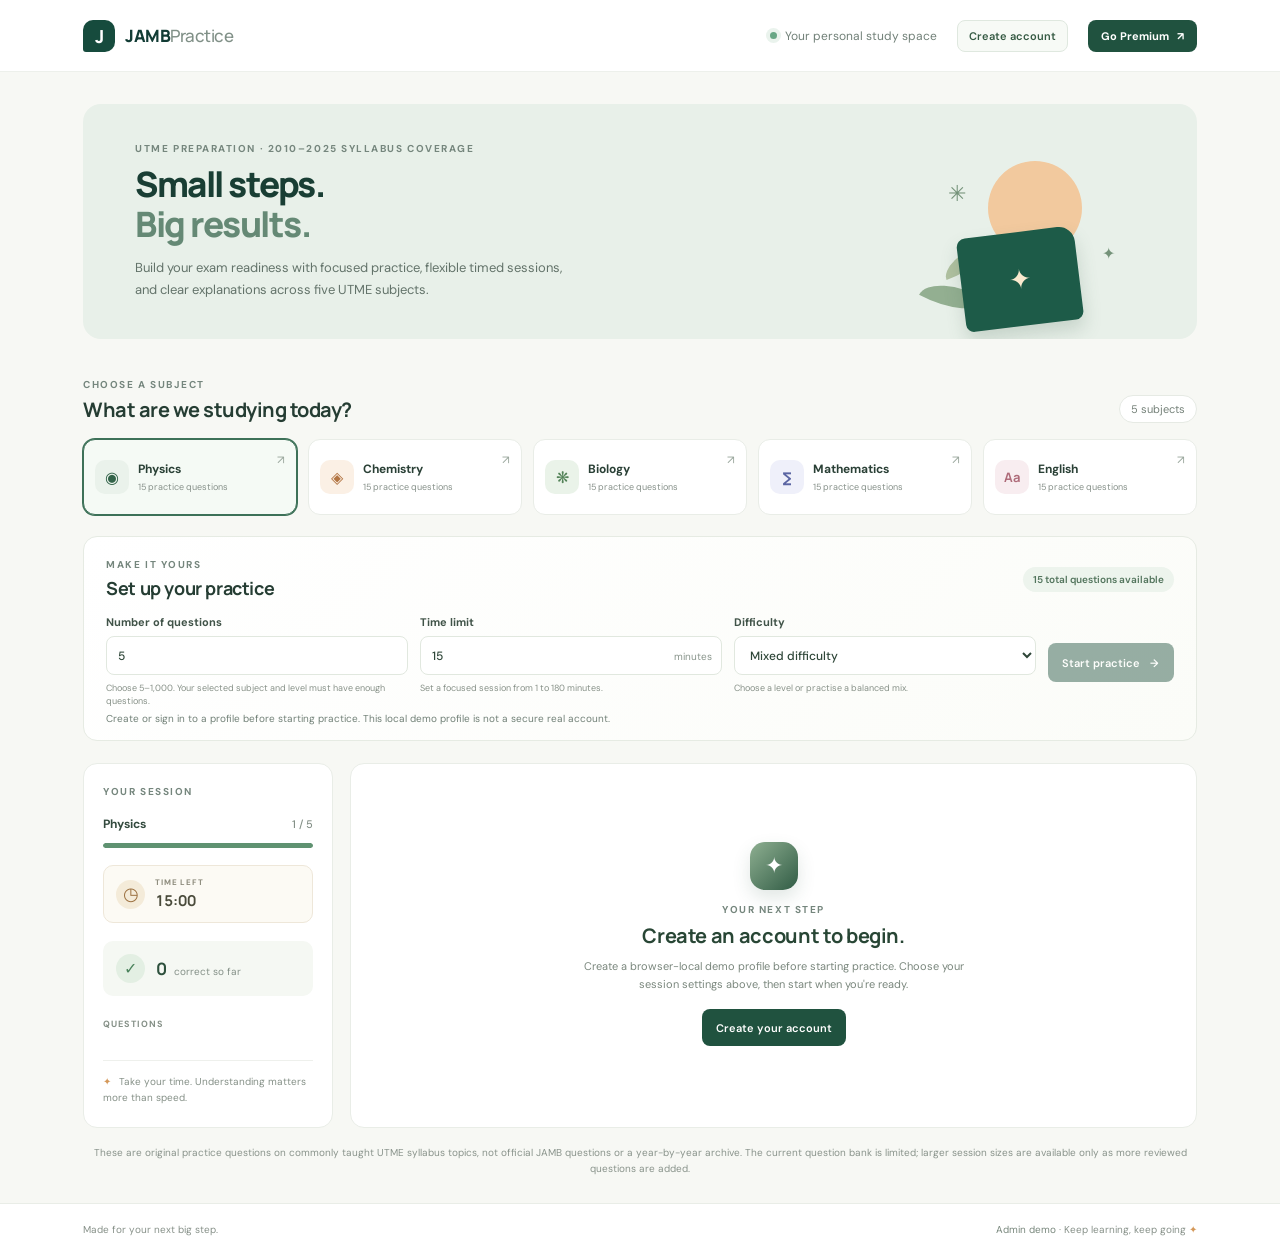
<file: index.html>
<!doctype html>
<html lang="en">
<head>
  <meta charset="utf-8">
  <meta name="viewport" content="width=device-width, initial-scale=1">
  <meta name="theme-color" content="#123c35">
  <meta name="description" content="Free JAMB-style practice questions with answers and explanations for five UTME subjects.">
  <title>JAMB Practice — Learn. Practise. Succeed.</title>
  <link rel="stylesheet" href="style.css">
  <script src="script.js" defer></script>
</head>
<body>
  <header class="topbar">
    <a class="brand" href="#" aria-label="JAMB Practice home">
      <span class="brand-mark" aria-hidden="true">J</span>
      <span>JAMB<span class="brand-light">Practice</span></span>
    </a>
    <div class="topbar-actions"><div class="topbar-note"><span class="live-dot"></span> Your personal study space</div><button class="account-button" id="account-button" type="button">Create account</button><button class="upgrade-button" id="upgrade-button" type="button">Go Premium <span aria-hidden="true">↗</span></button></div>
  </header>

  <main class="page">
    <section class="intro">
      <div class="intro-copy">
        <p class="eyebrow">UTME PREPARATION · 2010–2025 SYLLABUS COVERAGE</p>
        <h1>Small steps.<br><span>Big results.</span></h1>
        <p class="intro-text">Build your exam readiness with focused practice, flexible timed sessions, and clear explanations across five UTME subjects.</p>
      </div>
      <div class="intro-art" aria-hidden="true">
        <div class="art-sun"></div><div class="art-book">✦</div>
        <div class="art-leaf leaf-one"></div><div class="art-leaf leaf-two"></div>
        <span class="art-spark spark-one">✳</span><span class="art-spark spark-two">✦</span>
      </div>
    </section>

    <section class="subject-section" aria-labelledby="subject-heading">
      <div class="section-heading">
        <div><p class="eyebrow">CHOOSE A SUBJECT</p><h2 id="subject-heading">What are we studying today?</h2></div>
        <span class="subject-count">5 subjects</span>
      </div>
      <div class="subject-grid" id="subject-list" role="group" aria-label="Choose a subject"></div>
    </section>

    <section class="setup-card" aria-labelledby="setup-heading">
      <div class="setup-heading">
        <div><p class="eyebrow">MAKE IT YOURS</p><h2 id="setup-heading">Set up your practice</h2></div>
        <span class="bank-availability" id="bank-availability">15 questions available</span>
      </div>
      <div class="setup-controls">
        <label class="setup-field">Number of questions
          <input id="question-count" type="number" min="5" max="1000" step="1" value="5" inputmode="numeric">
          <small>Choose 5–1,000. Your selected subject and level must have enough questions.</small>
        </label>
        <label class="setup-field">Time limit
          <div class="input-suffix"><input id="time-limit" type="number" min="1" max="180" step="1" value="15" inputmode="numeric"><span>minutes</span></div>
          <small>Set a focused session from 1 to 180 minutes.</small>
        </label>
        <label class="setup-field">Difficulty
          <select id="difficulty">
            <option value="mixed">Mixed difficulty</option>
            <option value="easy">Easy</option>
            <option value="moderate">Moderate</option>
            <option value="difficult">Difficult</option>
          </select>
          <small>Choose a level or practise a balanced mix.</small>
        </label>
        <button class="button button-primary start-button" id="start-button" type="button">Start practice <span aria-hidden="true">→</span></button>
      </div>
      <p class="setup-message" id="setup-message" aria-live="polite"></p>
    </section>

    <section class="practice-layout" aria-label="Practice questions">
      <aside class="progress-card">
        <p class="eyebrow">YOUR SESSION</p>
        <div class="progress-top"><span id="session-subject">Physics</span><span id="progress-label">1 / 5</span></div>
        <div class="progress-track" role="progressbar" aria-label="Question progress" aria-valuemin="0" aria-valuemax="5" aria-valuenow="1" id="progress-bar"><span id="progress-fill"></span></div>
        <div class="timer-box"><span class="timer-icon" aria-hidden="true">◷</span><div><small>TIME LEFT</small><strong id="timer-display">15:00</strong></div></div>
        <div class="score-box"><span class="score-icon" aria-hidden="true">✓</span><div><strong id="score-value">0</strong><small>correct so far</small></div></div>
        <div class="question-nav-wrap"><p class="nav-label">QUESTIONS</p><div class="question-nav" id="question-nav" aria-label="Jump to question"></div></div>
        <p class="session-tip"><span aria-hidden="true">✦</span> Take your time. Understanding matters more than speed.</p>
      </aside>

      <article class="question-card" id="question-card">
        <section class="practice-gate" id="practice-gate">
          <span class="results-icon" aria-hidden="true">✦</span>
          <p class="eyebrow">YOUR NEXT STEP</p>
          <h2 id="practice-gate-heading">Create an account to begin.</h2>
          <p id="practice-gate-message">Create a browser-local demo profile before starting practice. Choose your session settings above, then start when you're ready.</p>
          <button class="button button-primary" id="gate-account-button" type="button">Create your account</button>
        </section>
        <div id="question-content">
          <div class="question-meta"><span class="topic-pill" id="topic-label">Mechanics</span><span class="question-number" id="question-number">QUESTION 01</span></div>
          <h2 id="question-text"></h2>
          <div class="passage" id="passage" hidden></div>
          <fieldset class="answer-options" id="answer-options">
            <legend class="sr-only">Choose your answer</legend>
          </fieldset>
          <div class="feedback" id="feedback" aria-live="polite" hidden></div>
          <div class="question-actions">
            <button class="button button-quiet" id="back-button" type="button">← Previous</button>
            <button class="button button-primary" id="check-button" type="button">Check answer <span aria-hidden="true">→</span></button>
            <button class="button button-primary" id="next-button" type="button" hidden>Next question <span aria-hidden="true">→</span></button>
            <button class="button button-quiet finish-button" id="finish-button" type="button">Finish session</button>
          </div>
        </div>
        <section class="results-panel" id="results-panel" hidden aria-live="polite">
          <span class="results-icon" aria-hidden="true">✦</span>
          <p class="eyebrow">SESSION COMPLETE</p>
          <h2 id="results-heading">Nice work.</h2>
          <p id="results-summary"></p>
          <button class="button button-primary" type="button" id="results-setup-button">Set up another session</button>
        </section>
      </article>
    </section>
    <p class="disclaimer">These are original practice questions on commonly taught UTME syllabus topics, not official JAMB questions or a year-by-year archive. The current question bank is limited; larger session sizes are available only as more reviewed questions are added.</p>
  </main>
  <footer><span>Made for your next big step.</span><span><a class="admin-demo-link" href="admin.html">Admin demo</a> · Keep learning, keep going <span class="footer-star">✦</span></span></footer>
  <dialog class="account-dialog" id="account-dialog" aria-labelledby="account-title">
    <form method="dialog" class="account-close-form"><button class="dialog-close" aria-label="Close account window">×</button></form>
    <div class="premium-badge">YOUR STUDY PROFILE</div>
    <h2 id="account-title">Create your account</h2>
    <p class="account-intro">Choose a username to identify your study profile. If you paid for Premium, enter the PalmPay transfer reference so it can be matched during manual review.</p>
    <div class="account-warning"><strong>Prototype notice</strong><span>Accounts are stored only in this browser. This static demo is not secure for real passwords or payment records. Do not reuse a password or enter sensitive financial information.</span></div>
    <div class="account-tabs" role="tablist" aria-label="Account options">
      <button class="account-tab is-active" id="account-mode-signup" type="button" role="tab" aria-selected="true">Create account</button>
      <button class="account-tab" id="account-mode-signin" type="button" role="tab" aria-selected="false">Sign in</button>
    </div>
    <form id="account-form" class="account-form">
      <label class="setup-field">Username<input id="account-username" name="username" minlength="3" maxlength="24" autocomplete="username" required pattern="[A-Za-z0-9_-]+" title="Use 3–24 letters, numbers, underscores or hyphens."><small>3–24 letters, numbers, underscores or hyphens.</small></label>
      <label class="setup-field">Password<input id="account-password" name="password" type="password" minlength="10" maxlength="128" autocomplete="new-password" required><small>Use at least 10 characters. Never reuse an important password here.</small></label>
      <label class="setup-field">Confirm password<input id="account-password-confirm" name="confirmPassword" type="password" minlength="10" maxlength="128" autocomplete="new-password" required></label>
      <label class="setup-field">PalmPay payment reference <span class="optional-label">Optional</span><input id="payment-reference" name="paymentReference" maxlength="80" autocomplete="off"><small>Only enter the transfer reference, not your PIN, password, OTP, or account number.</small></label>
      <button class="button button-primary account-submit" type="submit">Create profile</button>
      <p class="account-message" id="account-message" aria-live="polite"></p>
    </form>
    <form id="signin-form" class="account-form" hidden>
      <label class="setup-field">Username<input id="signin-username" name="username" maxlength="24" autocomplete="username" required></label>
      <label class="setup-field">Password<input id="signin-password" name="password" type="password" maxlength="128" autocomplete="current-password" required></label>
      <button class="button button-primary account-submit" type="submit">Sign in</button>
      <p class="account-message" id="signin-message" aria-live="polite"></p>
    </form>
    <section class="account-status" id="account-status" hidden>
      <div class="status-chip" id="account-status-chip">Signed in</div>
      <p id="account-status-text"></p>
      <button class="button button-quiet" id="account-signout" type="button">Sign out</button>
    </section>
  </dialog>
  <dialog class="premium-dialog" id="premium-dialog" aria-labelledby="premium-title">
    <form method="dialog"><button class="dialog-close" aria-label="Close premium details">×</button></form>
    <div class="premium-badge">✦ YOUR NEXT-LEVEL STUDY PLAN</div>
    <h2 id="premium-title">A calmer, more focused way to prepare.</h2>
    <p class="premium-description">Premium membership is <strong>₦1,000 per month.</strong> Designed to make every study session count.</p>
    <ul class="premium-benefits">
      <li><span>✓</span><div><strong>Focused practice sessions</strong><small>Choose a subject, difficulty, question count, and time.</small></div></li>
      <li><span>✓</span><div><strong>Learn from every answer</strong><small>Review explanations and keep track of your score.</small></div></li>
      <li><span>✓</span><div><strong>Built for steady progress</strong><small>Study at your pace with a clean, distraction-free experience.</small></div></li>
    </ul>
    <div class="payment-card">
      <p class="payment-label">PAYMENT DETAILS</p>
      <div class="payment-row"><span>Bank / wallet</span><strong>PalmPay</strong></div>
      <div class="payment-row"><span>Account number</span><strong class="account-number">7035416258</strong></div>
      <div class="payment-row"><span>Account name</span><strong>Adenike Orebanjo</strong></div>
      <div class="payment-row payment-amount"><span>Amount</span><strong>₦1,000 / month</strong></div>
    </div>
    <p class="payment-notice">Transfer ₦1,000 to the PalmPay account above, then contact the site owner with your payment reference and the email or username you use on this site. Access is activated only after the owner manually verifies the transfer. Never share your PIN, password, or one-time code, and do not pay unless the recipient name matches.</p>
    <p class="security-note">Secure paid access requires a server-side payment provider and account verification. This demonstration page does not process payments or protect premium content.</p>
    <form method="dialog"><button class="button button-primary dialog-done">Got it</button></form>
  </dialog>
  <div class="dialog-backdrop" id="dialog-backdrop" hidden></div>
  <script src="account-store.js"></script>
</body>
</html>
</file>
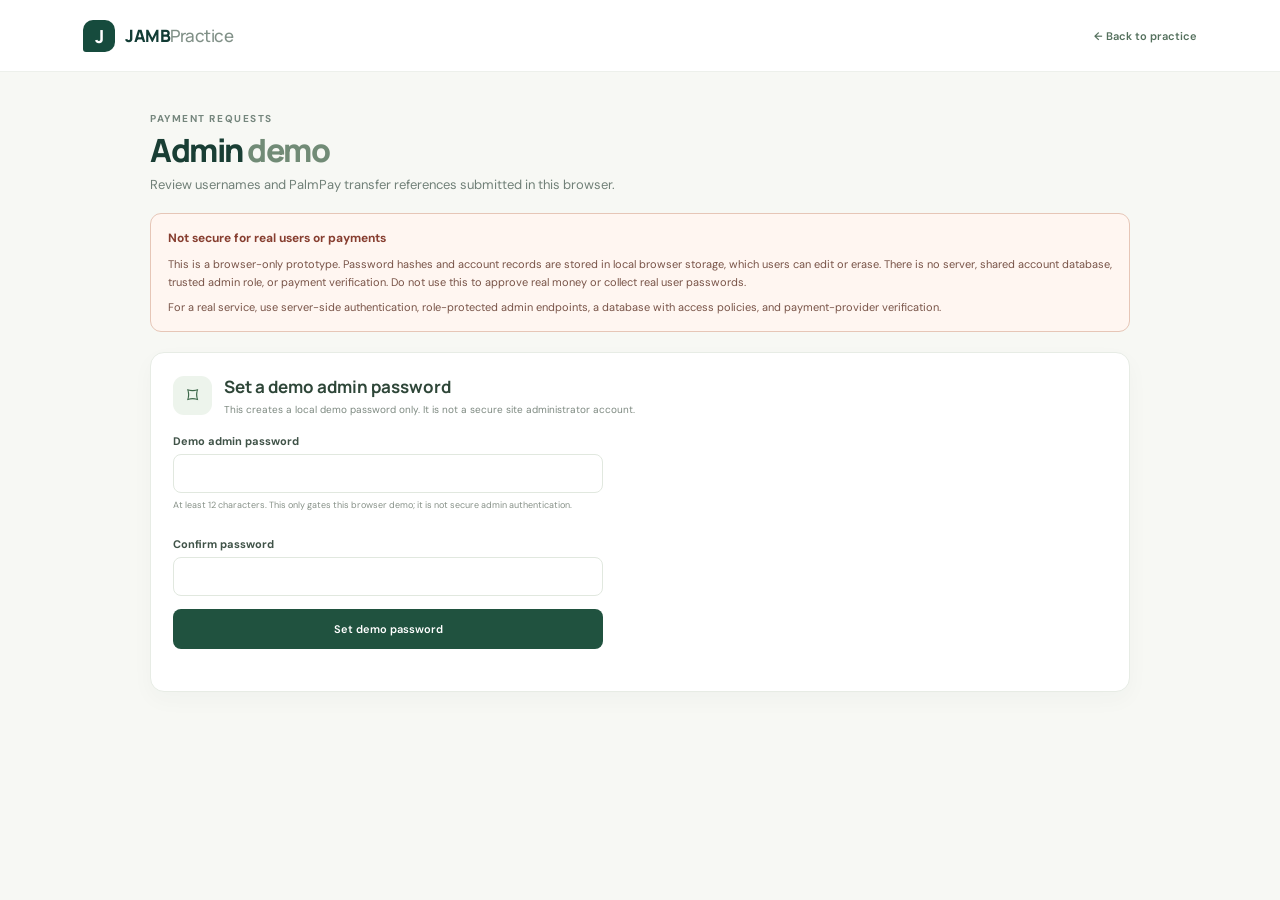
<file: admin.html>
<!doctype html>
<html lang="en">
<head>
  <meta charset="utf-8">
  <meta name="viewport" content="width=device-width, initial-scale=1">
  <meta name="theme-color" content="#123c35">
  <meta name="description" content="Local demonstration admin page for reviewing JAMB Practice payment requests.">
  <title>Admin demo — JAMB Practice</title>
  <link rel="stylesheet" href="style.css">
  <script src="account-store.js"></script>
  <script src="admin.js" defer></script>
</head>
<body class="admin-page">
  <header class="topbar">
    <a class="brand" href="index.html" aria-label="JAMB Practice home">
      <span class="brand-mark" aria-hidden="true">J</span>
      <span>JAMB<span class="brand-light">Practice</span></span>
    </a>
    <a class="admin-home-link" href="index.html">← Back to practice</a>
  </header>
  <main class="admin-shell">
    <section class="admin-intro">
      <p class="eyebrow">PAYMENT REQUESTS</p>
      <h1>Admin <span>demo</span></h1>
      <p>Review usernames and PalmPay transfer references submitted in this browser.</p>
    </section>

    <aside class="admin-security-warning" role="alert">
      <strong>Not secure for real users or payments</strong>
      <p>This is a browser-only prototype. Password hashes and account records are stored in local browser storage, which users can edit or erase. There is no server, shared account database, trusted admin role, or payment verification. Do not use this to approve real money or collect real user passwords.</p>
      <p>For a real service, use server-side authentication, role-protected admin endpoints, a database with access policies, and payment-provider verification.</p>
    </aside>

    <section class="admin-auth-card" id="admin-auth-card">
      <div class="admin-auth-heading">
        <span class="admin-lock" aria-hidden="true">⌑</span>
        <div><h2 id="admin-auth-title">Set a demo admin password</h2><p id="admin-auth-help"></p></div>
      </div>
      <form class="account-form" id="admin-setup-form">
        <label class="setup-field">Demo admin password<input id="admin-password" type="password" minlength="12" maxlength="128" autocomplete="new-password" required><small>At least 12 characters. This only gates this browser demo; it is not secure admin authentication.</small></label>
        <label class="setup-field">Confirm password<input id="admin-password-confirm" type="password" minlength="12" maxlength="128" autocomplete="new-password" required></label>
        <button class="button button-primary account-submit" type="submit">Set demo password</button>
        <p class="account-message" id="admin-setup-message" aria-live="polite"></p>
      </form>
      <form class="account-form" id="admin-login-form" hidden>
        <label class="setup-field">Demo admin password<input id="admin-login-password" type="password" maxlength="128" autocomplete="current-password" required></label>
        <button class="button button-primary account-submit" type="submit">Unlock demo page</button>
        <p class="account-message" id="admin-login-message" aria-live="polite"></p>
      </form>
    </section>

    <section class="admin-dashboard" id="admin-dashboard" hidden>
      <div class="admin-dashboard-heading">
        <div><p class="eyebrow">LOCAL BROWSER DATA ONLY</p><h2>Signup & payment references</h2></div>
        <button class="button button-quiet" id="admin-lock-button" type="button">Lock page</button>
      </div>
      <div class="admin-stats">
        <div><strong id="admin-total">0</strong><span>profiles</span></div>
        <div><strong id="admin-pending">0</strong><span>awaiting review</span></div>
        <div><strong id="admin-approved">0</strong><span>approved (demo only)</span></div>
      </div>
      <div class="admin-table-wrap">
        <table class="admin-table">
          <thead><tr><th>Username</th><th>Payment reference</th><th>Submitted</th><th>Status</th><th>Review actions</th></tr></thead>
          <tbody id="admin-users"></tbody>
        </table>
      </div>
      <p class="admin-empty" id="admin-empty" hidden>No local demo profiles yet. Sign up in this browser to see a sample review request.</p>
    </section>
  </main>
</body>
</html>
</file>
<file: style.css>
@import url("https://fonts.googleapis.com/css2?family=DM+Sans:wght@400;500;600;700&family=Manrope:wght@400;500;600;700;800&display=swap");

:root {
  font-family: "DM Sans", sans-serif;
  color: #20342e;
  background: #f7f8f4;
  font-synthesis: none;
  text-rendering: optimizeLegibility;
  --green: #164b3d;
  --green-dark: #123c35;
  --muted: #78847e;
}

* { box-sizing: border-box; }
body { margin: 0; min-width: 320px; background: #f7f8f4; }
button { font: inherit; }
.topbar { height: 72px; padding: 0 max(6.5%, calc((100% - 1120px) / 2)); display: flex; align-items: center; justify-content: space-between; background: #fff; border-bottom: 1px solid #edf0eb; }
.brand { display: flex; align-items: center; gap: 10px; text-decoration: none; color: var(--green-dark); font-family: Manrope, sans-serif; font-size: 17px; font-weight: 800; letter-spacing: -.5px; }
.brand-mark { display: grid; width: 32px; height: 32px; place-items: center; border-radius: 10px 10px 10px 3px; background: var(--green); color: #fff; font-size: 18px; }
.brand-light { color: #809087; font-weight: 500; }
.topbar-actions { display: flex; align-items: center; gap: 20px; }
.topbar-note { display: flex; align-items: center; gap: 8px; color: #718078; font-size: 12px; }
.live-dot { height: 7px; width: 7px; border-radius: 50%; background: #68a785; box-shadow: 0 0 0 4px #eaf3ed; }
.upgrade-button { padding: 9px 13px; border: 0; border-radius: 8px; color: #fff; background: #20523f; font-size: 11px; font-weight: 700; cursor: pointer; }
.upgrade-button:hover { background: #153f31; }.upgrade-button span { margin-left: 5px; }
.page { width: min(1120px, 87%); margin: 0 auto; }
.intro { min-height: 235px; margin: 32px 0 39px; padding: 34px 52px; border-radius: 18px; display: flex; align-items: center; justify-content: space-between; overflow: hidden; position: relative; background: #e8f0e9; }
.intro-copy { max-width: 510px; position: relative; z-index: 1; }
.eyebrow { margin: 0 0 10px; color: #75867d; font-size: 10px; font-weight: 700; letter-spacing: 1.55px; }
h1, h2, p { margin-top: 0; }
h1 { margin-bottom: 12px; font: 800 35px/1.14 Manrope, sans-serif; letter-spacing: -1.5px; color: #193e34; }
h1 span { color: #658975; }
.intro-text { max-width: 445px; margin-bottom: 0; color: #63736a; font-size: 13px; line-height: 1.7; }
.intro-art { width: 205px; height: 185px; position: absolute; right: 7%; bottom: -7px; }
.art-sun { position: absolute; top: 0; right: 37px; width: 94px; height: 94px; border-radius: 50%; background: #f2c99e; }
.art-book { position: absolute; z-index: 2; right: 40px; bottom: 20px; width: 118px; height: 94px; display: grid; place-items: center; color: #fae9ce; border-radius: 9px 16px 8px 8px; background: #1d5b48; box-shadow: 0 10px 18px #496b5735; font-size: 27px; transform: rotate(-7deg); }
.art-leaf { position: absolute; z-index: 1; width: 62px; height: 28px; border-radius: 100% 0 100% 0; background: #93af91; }
.leaf-one { left: 8px; bottom: 35px; transform: rotate(28deg); }.leaf-two { left: 21px; bottom: 71px; transform: rotate(-20deg) scale(.8); background: #b0c1a0; }
.art-spark { position: absolute; color: #749279; }.spark-one { left: 34px; top: 18px; font-size: 22px; }.spark-two { right: 4px; top: 82px; font-size: 16px; }
.section-heading { display: flex; align-items: end; justify-content: space-between; margin-bottom: 16px; }
.section-heading .eyebrow { margin-bottom: 5px; }
.section-heading h2 { margin: 0; font: 700 20px Manrope, sans-serif; letter-spacing: -.5px; color: #253d33; }
.subject-count { padding: 6px 11px; border: 1px solid #e6eae4; border-radius: 20px; color: #748078; font-size: 11px; background: #fff; }
.subject-grid { display: grid; grid-template-columns: repeat(5, 1fr); gap: 11px; }
.subject-card { min-width: 0; height: 76px; padding: 12px 11px; display: flex; align-items: center; gap: 9px; text-align: left; border: 1px solid #e9ede7; border-radius: 12px; color: #2a4036; background: #fff; cursor: pointer; transition: .18s ease; }
.subject-card:hover { border-color: #b9cbbd; transform: translateY(-2px); }.subject-card.is-active { border-color: #3d7158; box-shadow: 0 0 0 1px #3d7158; background: #f5faf5; }
.subject-icon { flex: 0 0 34px; height: 34px; display: grid; place-items: center; border-radius: 10px; color: #326349; background: #eaf2eb; font: 700 16px Manrope, sans-serif; }
.icon-chemistry { color: #b27442; background: #fbf0e5; }.icon-biology { color: #538358; background: #eaf3e9; }.icon-mathematics { color: #5b65a3; background: #eff0fa; font-size: 18px; }.icon-english { color: #ae6b79; background: #f8edf0; font-size: 13px; }
.subject-info { min-width: 0; display: flex; flex-direction: column; gap: 4px; }.subject-info strong { overflow: hidden; text-overflow: ellipsis; font-size: 12px; font-weight: 700; white-space: nowrap; }.subject-info small { color: #87918a; font-size: 9px; white-space: nowrap; }.subject-arrow { margin-left: auto; align-self: flex-start; color: #9aa79d; font-size: 12px; }
.practice-layout { display: grid; grid-template-columns: 250px minmax(0, 1fr); gap: 17px; margin-top: 22px; }
.progress-card, .question-card { border: 1px solid #e9ede7; border-radius: 14px; background: #fff; }
.progress-card { padding: 21px 19px 16px; }.progress-card .eyebrow { margin-bottom: 18px; }
.progress-top { display: flex; align-items: center; justify-content: space-between; color: #334a3e; font-size: 12px; font-weight: 700; }#progress-label { color: #849087; font-size: 11px; font-weight: 500; }
.progress-track { height: 5px; margin-top: 11px; overflow: hidden; border-radius: 6px; background: #edf1ec; }#progress-fill { display: block; height: 100%; border-radius: inherit; background: #5f9271; transition: width .25s ease; }
.score-box { margin-top: 18px; padding: 13px; display: flex; align-items: center; gap: 11px; border-radius: 10px; background: #f5f8f3; }.score-icon { width: 29px; height: 29px; display: grid; place-items: center; border-radius: 50%; color: #4a825b; background: #e3efe3; font-weight: 700; }.score-box div { display: flex; align-items: baseline; gap: 7px; }.score-box strong { font: 700 17px Manrope, sans-serif; color: #2d503c; }.score-box small { color: #849087; font-size: 10px; }
.question-nav-wrap { margin-top: 22px; }.nav-label { margin-bottom: 9px; color: #859087; font-size: 9px; font-weight: 700; letter-spacing: 1px; }.question-nav { display: flex; flex-wrap: wrap; gap: 7px; }.nav-item { width: 34px; height: 32px; border: 1px solid #e8ece6; border-radius: 7px; color: #7a867d; background: white; font-size: 10px; cursor: pointer; }.nav-item.is-current { border-color: #275b46; color: white; background: #275b46; }.nav-item.is-answered:not(.is-current) { border-color: #c5dbca; color: #417050; background: #f1f7f1; }
.session-tip { margin: 21px 0 0; padding-top: 13px; border-top: 1px solid #eef0ec; color: #859087; font-size: 10px; line-height: 1.6; }.session-tip span { margin-right: 5px; color: #d49859; }
.question-card { min-height: 365px; padding: 25px 29px 20px; }.question-meta { display: flex; align-items: center; justify-content: space-between; }.topic-pill { padding: 5px 9px; border-radius: 20px; color: #557760; background: #edf4ed; font-size: 10px; font-weight: 600; }.question-number { color: #9aa39c; font-size: 9px; font-weight: 700; letter-spacing: 1px; }
.question-card h2 { max-width: 650px; margin: 18px 0; color: #263d32; font: 700 18px/1.5 Manrope, sans-serif; letter-spacing: -.35px; }.passage { margin: -4px 0 16px; padding: 12px 14px; border-left: 3px solid #8eaf91; border-radius: 0 8px 8px 0; color: #65756a; background: #f6f8f4; font-size: 12px; line-height: 1.7; }
.answer-options { min-width: 0; margin: 0; padding: 0; border: 0; display: grid; gap: 8px; }.option { min-height: 42px; padding: 7px 11px; display: flex; align-items: center; gap: 10px; border: 1px solid #e9ede7; border-radius: 9px; color: #56665c; background: #fff; font-size: 12px; cursor: pointer; transition: .15s ease; }.option:hover { border-color: #a9c1ae; background: #fbfdfb; }.option input { position: absolute; opacity: 0; pointer-events: none; }.option-letter { flex: 0 0 24px; height: 24px; display: grid; place-items: center; border-radius: 7px; color: #78857c; background: #f2f4f1; font-size: 10px; font-weight: 700; }.option-text { flex: 1; line-height: 1.45; }.option.is-selected { border-color: #71977a; background: #f6faf5; }.option.is-selected .option-letter { color: #fff; background: #598064; }.option.is-correct { border-color: #a7cfaa; background: #f2f9f1; }.option.is-correct .option-letter, .option-mark { color: #fff; background: #5b9865; }.option-mark { width: 21px; height: 21px; display: grid; place-items: center; border-radius: 50%; font-size: 11px; }.option.is-wrong { border-color: #e3b2a7; background: #fff8f6; }.option.is-wrong .option-letter { color: white; background: #c77b69; }.option input:focus-visible + .option-letter { outline: 2px solid #315e49; outline-offset: 2px; }
.feedback { margin-top: 14px; padding: 11px 13px; display: flex; flex-direction: column; gap: 4px; border-radius: 9px; font-size: 11px; line-height: 1.5; }.feedback strong { font-size: 11px; }.feedback-correct { color: #426d4d; background: #f0f7ef; }.feedback-incorrect { color: #875b4e; background: #fcf3ef; }.feedback-prompt { color: #806541; background: #fbf6e9; }
.question-actions { margin-top: 18px; padding-top: 13px; display: flex; justify-content: space-between; border-top: 1px solid #eef0ec; }.button { min-height: 37px; padding: 0 14px; border: 0; border-radius: 8px; font-size: 11px; font-weight: 600; cursor: pointer; }.button:disabled { opacity: .42; cursor: not-allowed; }.button-quiet { color: #728078; background: transparent; }.button-quiet:not(:disabled):hover { background: #f3f5f1; }.button-primary { color: #fff; background: #20523f; }.button-primary:hover { background: #153f31; }.button-primary span { margin-left: 7px; }
.disclaimer { margin: 17px 0 26px; color: #89938b; font-size: 10px; line-height: 1.6; text-align: center; }
footer { min-height: 52px; padding: 0 max(6.5%, calc((100% - 1120px) / 2)); display: flex; align-items: center; justify-content: space-between; border-top: 1px solid #e9ede7; color: #879189; background: #fff; font-size: 10px; }.footer-star { color: #d49859; }
.premium-dialog { width: min(430px, calc(100% - 30px)); padding: 28px; border: 1px solid #e5ebe3; border-radius: 16px; color: #263d32; box-shadow: 0 24px 70px #1c352c30; }.premium-dialog::backdrop { background: #12251dcc; }.premium-dialog form:first-child { position: absolute; top: 13px; right: 14px; }.dialog-close { width: 30px; height: 30px; border: 0; border-radius: 50%; color: #6b796f; background: #f1f4ef; font-size: 21px; cursor: pointer; }.premium-badge { margin: 0 0 10px; color: #64826b; font-size: 9px; font-weight: 700; letter-spacing: 1.2px; }.premium-dialog h2 { margin: 0 25px 9px 0; font: 700 21px/1.35 Manrope, sans-serif; letter-spacing: -.5px; }.premium-description { margin-bottom: 17px; color: #6f7e73; font-size: 12px; line-height: 1.6; }.premium-description strong { color: #315d43; }.payment-card { padding: 15px; border: 1px solid #e7ece5; border-radius: 11px; background: #fafbf8; }.payment-label { margin-bottom: 10px; color: #879188; font-size: 9px; font-weight: 700; letter-spacing: 1px; }.payment-row { min-height: 31px; display: flex; justify-content: space-between; align-items: center; gap: 12px; border-top: 1px solid #edf0eb; color: #78847c; font-size: 11px; }.payment-row strong { color: #2d4336; text-align: right; }.payment-row .account-number { font-size: 14px; letter-spacing: .5px; }.payment-amount strong { color: #315d43; }.payment-notice { margin: 13px 0; color: #7b776c; font-size: 10px; line-height: 1.65; }.dialog-done { width: 100%; }.premium-dialog form:last-child { margin: 0; }.dialog-backdrop[hidden] { display: none; }
.sr-only { position: absolute; width: 1px; height: 1px; padding: 0; margin: -1px; overflow: hidden; clip: rect(0,0,0,0); white-space: nowrap; border: 0; }

@media (max-width: 850px) { .page { width: min(94%, 680px); }.subject-grid { grid-template-columns: repeat(3, 1fr); }.practice-layout { grid-template-columns: 200px minmax(0, 1fr); gap: 12px; }.intro { padding-left: 34px; } }
@media (max-width: 600px) {
  .topbar { height: 60px; padding: 0 5%; }.topbar-actions { gap: 10px; }.topbar-note { font-size: 0; }.live-dot { font-size: initial; }.upgrade-button { padding: 8px 9px; font-size: 10px; }
  .page { width: 92%; }.intro { min-height: 214px; margin: 20px 0 28px; padding: 25px 22px; }h1 { font-size: 30px; }.intro-text { max-width: 300px; font-size: 12px; }.intro-art { right: -54px; opacity: .42; }
  .section-heading h2 { max-width: 230px; font-size: 17px; line-height: 1.4; }.subject-grid { grid-template-columns: repeat(2, minmax(0, 1fr)); gap: 8px; }.subject-card { height: 68px; padding: 8px; gap: 7px; }.subject-icon { flex-basis: 30px; height: 30px; }.subject-info strong { font-size: 11px; }.subject-info small { font-size: 8px; }
  .practice-layout { grid-template-columns: 1fr; margin-top: 14px; }.progress-card { padding: 13px 15px; }.progress-card .eyebrow { margin-bottom: 10px; }.score-box { position: absolute; right: 8%; margin-top: -34px; padding: 4px 8px; background: transparent; }.score-icon { width: 23px; height: 23px; }.score-box div { gap: 4px; }.score-box strong { font-size: 14px; }.score-box small { font-size: 9px; }.question-nav-wrap, .session-tip { display: none; }
  .question-card { min-height: 0; padding: 20px 17px 14px; }.question-card h2 { font-size: 16px; }.option { font-size: 11px; }footer { padding: 0 5%; font-size: 9px; }
}

.setup-card { margin-top: 21px; padding: 21px 22px 14px; border: 1px solid #e6ebe3; border-radius: 14px; background: linear-gradient(135deg, #fff 0%, #fbfcf8 100%); }
.setup-heading { display: flex; align-items: center; justify-content: space-between; gap: 12px; margin-bottom: 15px; }
.setup-heading .eyebrow { margin-bottom: 5px; }
.setup-heading h2 { margin: 0; color: #253d33; font: 700 18px Manrope, sans-serif; letter-spacing: -.4px; }
.bank-availability { padding: 6px 10px; border-radius: 20px; color: #52745c; background: #edf4ed; font-size: 10px; font-weight: 600; white-space: nowrap; }
.setup-controls { display: grid; grid-template-columns: repeat(3, minmax(0, 1fr)) auto; align-items: end; gap: 12px; }
.setup-field { min-width: 0; display: flex; flex-direction: column; gap: 7px; color: #405348; font-size: 11px; font-weight: 700; }
.setup-field input, .setup-field select { width: 100%; height: 39px; padding: 0 11px; border: 1px solid #e1e8df; border-radius: 8px; outline: none; color: #2e4638; background: #fff; font: 500 12px "DM Sans", sans-serif; }
.setup-field input:focus, .setup-field select:focus { border-color: #709478; box-shadow: 0 0 0 3px #70947820; }
.setup-field small { min-height: 26px; color: #879188; font-size: 9px; font-weight: 400; line-height: 1.45; }
.input-suffix { position: relative; }
.input-suffix input { padding-right: 61px; }
.input-suffix span { position: absolute; top: 50%; right: 10px; color: #88948b; font-size: 10px; font-weight: 400; transform: translateY(-50%); }
.start-button { min-width: 126px; height: 39px; margin-bottom: 26px; white-space: nowrap; }
.setup-message { min-height: 14px; margin: 3px 0 0; color: #718077; font-size: 10px; line-height: 1.5; }
.start-button:disabled { opacity: .46; cursor: not-allowed; }
.timer-box { margin-top: 17px; padding: 11px 12px; display: flex; align-items: center; gap: 10px; border: 1px solid #eee7d9; border-radius: 10px; background: #fcfaf4; }
.timer-icon { width: 29px; height: 29px; display: grid; place-items: center; border-radius: 50%; color: #9c7141; background: #f4ebd9; font-size: 18px; }
.timer-box div { display: flex; flex-direction: column; gap: 3px; }
.timer-box small { color: #8c8a7b; font-size: 8px; font-weight: 700; letter-spacing: .8px; }
.timer-box strong { color: #4a4b3b; font: 700 15px Manrope, sans-serif; font-variant-numeric: tabular-nums; }
.timer-box strong.time-low { color: #b94a3f; }
.question-actions { flex-wrap: wrap; align-items: center; gap: 8px; }
.finish-button { margin-left: auto; }
.results-panel { min-height: 290px; padding: 30px 15px; display: flex; flex-direction: column; align-items: center; justify-content: center; text-align: center; }
.results-panel[hidden] { display: none; }
.results-icon { width: 48px; height: 48px; margin-bottom: 15px; display: grid; place-items: center; border-radius: 15px; color: #fff; background: linear-gradient(135deg, #8eaf91, #315c45); font-size: 22px; box-shadow: 0 8px 18px #315c4525; }
.results-panel .eyebrow { margin-bottom: 7px; }
.results-panel h2 { margin-bottom: 8px; color: #264537; font: 700 24px Manrope, sans-serif; }
.results-panel > p:not(.eyebrow) { max-width: 390px; margin-bottom: 19px; color: #78857c; font-size: 12px; line-height: 1.65; }
.premium-benefits { margin: 0 0 17px; padding: 13px; display: grid; gap: 12px; border: 1px solid #e8eee5; border-radius: 11px; background: #f9fbf7; list-style: none; }
.premium-benefits li { display: flex; align-items: flex-start; gap: 10px; }
.premium-benefits li > span { flex: 0 0 20px; width: 20px; height: 20px; display: grid; place-items: center; border-radius: 50%; color: #477a53; background: #e7f1e5; font-size: 11px; font-weight: 700; }
.premium-benefits li div { display: flex; flex-direction: column; gap: 3px; }
.premium-benefits strong { color: #354c3c; font-size: 11px; }
.premium-benefits small { color: #829087; font-size: 9px; line-height: 1.45; }
.security-note { margin: 9px 0 0; padding-top: 9px; border-top: 1px solid #edf0eb; color: #8a8b7d; font-size: 9px; line-height: 1.55; }

@media (max-width: 850px) {
  .setup-controls { grid-template-columns: repeat(2, minmax(0, 1fr)); }
  .start-button { margin-bottom: 26px; }
}
@media (max-width: 600px) {
  .setup-card { margin-top: 14px; padding: 17px 14px 11px; }
  .setup-heading { align-items: flex-start; }
  .setup-heading h2 { font-size: 16px; }
  .bank-availability { font-size: 9px; }
  .setup-controls { grid-template-columns: 1fr 1fr; gap: 9px; }
  .setup-field:last-of-type { grid-column: 1 / -1; }
  .start-button { grid-column: 1 / -1; width: 100%; margin: 0; }
  .setup-field small { min-height: 24px; }
  .progress-card { display: grid; grid-template-columns: minmax(0, 1fr) minmax(0, 1fr); align-items: center; column-gap: 10px; }
  .progress-card > .eyebrow, .progress-top, .progress-track { grid-column: 1 / -1; }
  .timer-box { margin-top: 10px; }
  .score-box { position: static; justify-self: stretch; margin-top: 10px; padding: 8px; background: #f5f8f3; }
  .question-actions { justify-content: flex-start; }
  .finish-button { margin-left: auto; }
}

.account-button { padding: 8px 11px; border: 1px solid #dfe8df; border-radius: 8px; color: #355a43; background: #f7faf6; font-size: 11px; font-weight: 600; cursor: pointer; }
.account-button:hover { border-color: #9db8a0; background: #eff6ef; }
.account-dialog { width: min(460px, calc(100% - 28px)); max-height: min(90vh, 760px); overflow-y: auto; padding: 28px; border: 1px solid #e5ebe3; border-radius: 16px; color: #263d32; box-shadow: 0 24px 70px #1c352c30; }
.account-dialog::backdrop { background: #12251dcc; }
.account-close-form { position: absolute; top: 13px; right: 14px; }
.account-dialog h2 { margin: 0 30px 9px 0; color: #263d32; font: 700 21px/1.35 Manrope, sans-serif; letter-spacing: -.5px; }
.account-intro { margin-bottom: 14px; color: #6f7e73; font-size: 11px; line-height: 1.65; }
.account-warning { margin-bottom: 15px; padding: 11px 12px; display: flex; flex-direction: column; gap: 4px; border: 1px solid #eadfc8; border-radius: 9px; color: #766344; background: #fcf8ef; font-size: 10px; line-height: 1.55; }
.account-warning strong { color: #6e5126; font-size: 10px; }
.account-tabs { margin: 0 0 15px; padding: 3px; display: grid; grid-template-columns: 1fr 1fr; border-radius: 9px; background: #f1f4ef; }
.account-tab { min-height: 32px; border: 0; border-radius: 7px; color: #7a867d; background: transparent; font-size: 10px; font-weight: 600; cursor: pointer; }
.account-tab.is-active { color: #315d43; background: #fff; box-shadow: 0 1px 3px #1c352c18; }
.account-form { display: grid; gap: 12px; }
.account-form[hidden], .account-dialog [hidden] { display: none; }
.account-form .setup-field { gap: 6px; }
.optional-label { display: inline; margin-left: 5px; color: #8b948b; font-size: 9px; font-weight: 400; }
.account-submit { min-height: 40px; margin-top: 1px; }
.account-message { min-height: 13px; margin: -5px 0 0; color: #776a4e; font-size: 10px; line-height: 1.5; }
.account-status { padding: 14px; border: 1px solid #e4ebe2; border-radius: 10px; background: #f8faf6; }
.account-status p { margin: 9px 0 12px; color: #69786d; font-size: 11px; line-height: 1.6; overflow-wrap: anywhere; }
.status-chip { width: fit-content; padding: 6px 9px; border-radius: 20px; color: #54755b; background: #eaf3e9; font-size: 10px; font-weight: 700; }
.admin-demo-link { color: #78877c; text-decoration: none; }.admin-demo-link:hover { color: #315d43; text-decoration: underline; }

.admin-page { min-height: 100vh; }
.admin-home-link { color: #54705d; text-decoration: none; font-size: 11px; font-weight: 600; }
.admin-home-link:hover { text-decoration: underline; }
.admin-shell { width: min(980px, 90%); margin: 40px auto 70px; }
.admin-intro { margin-bottom: 20px; }
.admin-intro .eyebrow { margin-bottom: 7px; }
.admin-intro h1 { margin-bottom: 8px; font-size: 32px; }
.admin-intro h1 span { color: #718b76; }
.admin-intro > p:last-child { color: #718078; font-size: 13px; }
.admin-security-warning { margin-bottom: 20px; padding: 15px 17px; border: 1px solid #e6c6b7; border-radius: 11px; color: #785347; background: #fff6f1; font-size: 11px; line-height: 1.65; }
.admin-security-warning strong { color: #873e30; font-size: 12px; }
.admin-security-warning p { margin: 6px 0 0; }
.admin-auth-card, .admin-dashboard { padding: 22px; border: 1px solid #e7ece5; border-radius: 14px; background: #fff; box-shadow: 0 8px 22px #193e3408; }
.admin-auth-heading { margin-bottom: 17px; display: flex; align-items: center; gap: 12px; }
.admin-lock { width: 39px; height: 39px; display: grid; place-items: center; border-radius: 11px; color: #3c6749; background: #edf4ec; font-size: 22px; }
.admin-auth-heading h2, .admin-dashboard-heading h2 { margin: 0 0 4px; color: #2e4638; font: 700 17px Manrope, sans-serif; }
.admin-auth-heading p { margin: 0; color: #7d8980; font-size: 10px; line-height: 1.5; }
.admin-auth-card .account-form { max-width: 430px; }
.admin-dashboard[hidden], .admin-auth-card[hidden] { display: none; }
.admin-dashboard-heading { margin-bottom: 17px; display: flex; align-items: center; justify-content: space-between; gap: 12px; }
.admin-dashboard-heading .eyebrow { margin: 0 0 4px; }
.admin-stats { margin-bottom: 18px; display: grid; grid-template-columns: repeat(3, 1fr); gap: 10px; }
.admin-stats div { padding: 12px; display: flex; flex-direction: column; gap: 4px; border: 1px solid #e8ede6; border-radius: 9px; background: #fafbf8; }
.admin-stats strong { color: #315d43; font: 700 20px Manrope, sans-serif; }
.admin-stats span { color: #7d8980; font-size: 9px; }
.admin-table-wrap { overflow-x: auto; border: 1px solid #e8ede6; border-radius: 9px; }
.admin-table { width: 100%; border-collapse: collapse; text-align: left; }
.admin-table th, .admin-table td { min-width: 100px; padding: 11px 12px; border-bottom: 1px solid #edf0eb; color: #59685e; font-size: 10px; vertical-align: middle; }
.admin-table th { color: #77847a; background: #f7f9f5; font-size: 9px; font-weight: 700; letter-spacing: .3px; }
.admin-table tr:last-child td { border-bottom: 0; }
.admin-table .admin-username { color: #304a38; font-weight: 700; }
.admin-table .admin-reference { font-family: ui-monospace, Consolas, monospace; overflow-wrap: anywhere; }
.admin-table .admin-date { min-width: 145px; }
.admin-status { font-weight: 700; white-space: nowrap; }
.status-pending { color: #996f2f !important; }.status-approved { color: #48744f !important; }.status-rejected { color: #a05245 !important; }.status-none { color: #818a83 !important; }
.admin-actions-cell { min-width: 170px !important; white-space: nowrap; }
.admin-action { min-height: 29px; margin: 2px 3px 2px 0; padding: 0 8px; font-size: 9px; }
.admin-empty { padding: 22px; color: #7c8980; text-align: center; font-size: 11px; }
.practice-gate { min-height: 310px; padding: 35px 20px; display: flex; flex-direction: column; align-items: center; justify-content: center; text-align: center; }
.practice-gate[hidden] { display: none; }
.practice-gate .results-icon { margin-bottom: 13px; }
.practice-gate .eyebrow { margin-bottom: 6px; }
.practice-gate h2 { margin: 0 0 8px; color: #284635; font: 700 20px Manrope, sans-serif; }
.practice-gate > p:not(.eyebrow) { max-width: 400px; margin-bottom: 16px; color: #7a877d; font-size: 11px; line-height: 1.65; }

@media (max-width: 600px) {
  .topbar-actions { gap: 7px; }
  .account-button { padding: 7px 8px; font-size: 10px; }
  .admin-shell { width: 92%; margin-top: 25px; }
  .admin-auth-card, .admin-dashboard { padding: 16px 13px; }
  .admin-stats { gap: 6px; }
  .admin-stats div { padding: 9px 7px; }
  .admin-stats strong { font-size: 17px; }
  .admin-stats span { font-size: 8px; }
}
</file>
